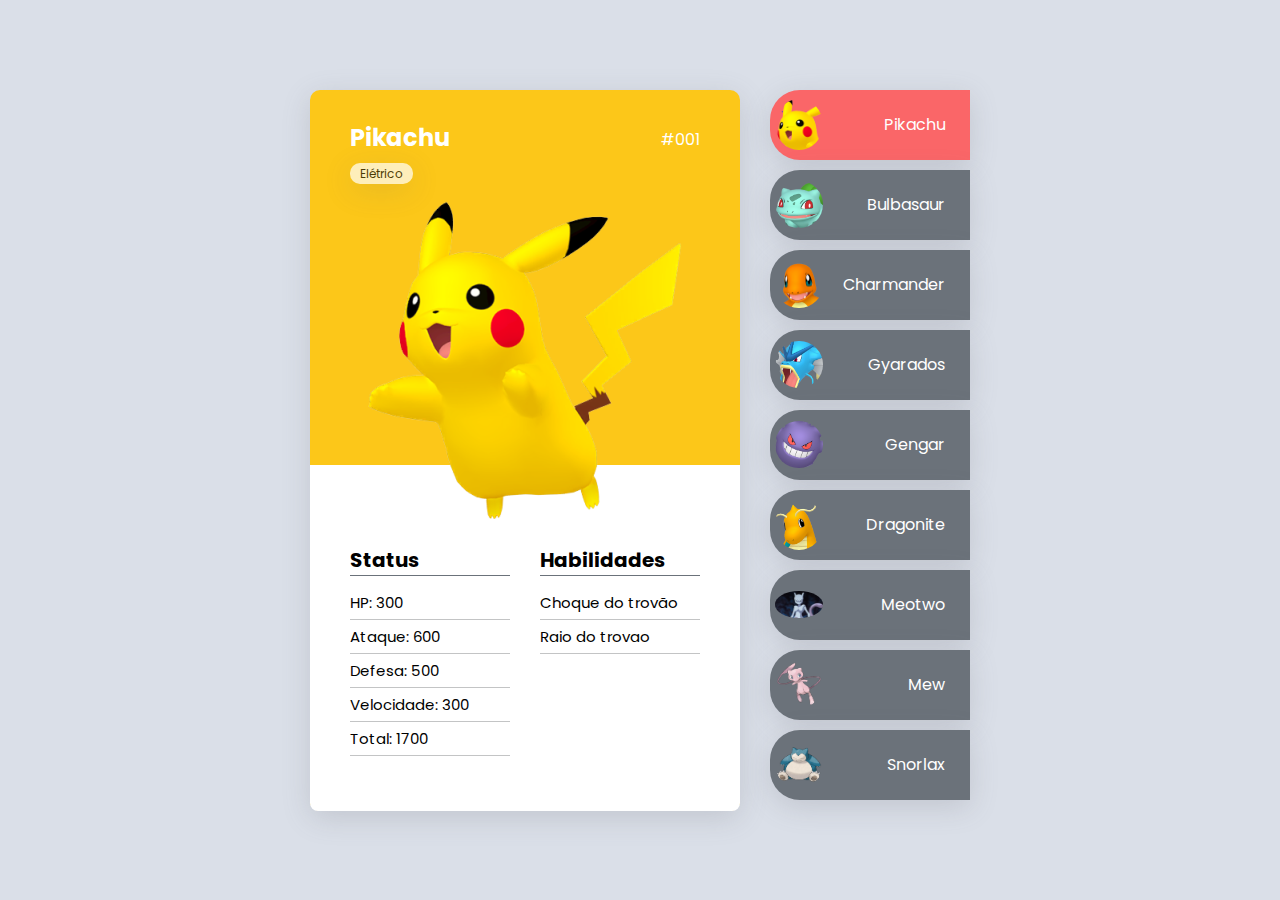
<file: index.html>
<!DOCTYPE html>
<html lang="pt-BR">
  <head>
    <meta charset="UTF-8" />
    <meta name="viewport" content="width=device-width, initial-scale=1.0" />
    <title>Pokédex - MapaDev Week</title>
    <link rel="stylesheet" href="src/css/reset.css">
    <link rel="stylesheet" href="src/css/global.css">
    <link rel="stylesheet" href="src/css/cartao.css">
    <link rel="stylesheet" href="src/css/listagem.css">
    <link rel="stylesheet" href="src/css/responsivo.css">

    <link rel="preconnect" href="https://fonts.googleapis.com">
    <link rel="preconnect" href="https://fonts.gstatic.com" crossorigin>
    <link href="https://fonts.googleapis.com/css2?family=Poppins:wght@300;500;800&display=swap" rel="stylesheet">
  </head>
  <body>
    
    <main>
      <div class="pokedex">
        <div class="cartoes-pokemon">
          <div class="cartao-pokemon tipo-eletrico aberto" id="cartao-pikachu">
            <div class="cartao-topo">
              <div class="detalhes">
                <h2 class="nome">Pikachu</h2>
                <span>#001</span>
              </div>

              <span class="tipo">Elétrico</span>

              <div class="cartao-imagem">
                <img src="src/imagens/pikachu.png" alt="pikachu" />
              </div>
            </div>

            <div class="cartao-informacoes">
              <div class="status">
                <h3>Status</h3>

                <ul>
                  <li>HP: 300</li>
                  <li>Ataque: 600</li>
                  <li>Defesa: 500</li>
                  <li>Velocidade: 300</li>
                  <li>Total: 1700</li>
                </ul>
              </div>

              <div class="habilidades">
                <h3>Habilidades</h3>

                <ul>
                  <li>Choque do trovão</li>
                  <li>Raio do trovao</li>
                </ul>
              </div>
            </div>
          </div>

          <div class="cartao-pokemon tipo-fogo" id="cartao-charmander">
            <div class="cartao-topo">
              <div class="detalhes">
                <h2 class="nome">Charmander</h2>
                <span>#003</span>
              </div>

              <span class="tipo">Fogo</span>

              <div class="cartao-imagem">
                <img src="src/imagens/charmander.png" alt="charmander" />
              </div>
            </div>

            <div class="cartao-informacoes">
              <div class="status">
                <h3>Status</h3>

                <ul>
                  <li>HP: 200</li>
                  <li>Ataque: 300</li>
                  <li>Defesa: 400</li>
                  <li>Velocidade: 320</li>
                  <li>Total: 1220</li>
                </ul>
              </div>

              <div class="habilidades">
                <h3>Habilidades</h3>

                <ul>
                  <li>Lança-chamas</li>
                  <li>Bola de fogo</li>
                </ul>
              </div>
            </div>
          </div>

          <div class="cartao-pokemon tipo-agua" id="cartao-gyarados">
            <div class="cartao-topo">
              <div class="detalhes">
                <h2 class="nome">Gyarados</h2>
                <span>#004</span>
              </div>

              <span class="tipo">Água</span>

              <div class="cartao-imagem">
                <img src="src/imagens/gyarados.png" alt="gyarados" />
              </div>
            </div>

            <div class="cartao-informacoes">
              <div class="status">
                <h3>Status</h3>

                <ul>
                  <li>HP: 300</li>
                  <li>Ataque: 600</li>
                  <li>Defesa: 500</li>
                  <li>Velocidade: 300</li>
                  <li>Total: 1700</li>
                </ul>
              </div>

              <div class="habilidades">
                <h3>Habilidades</h3>

                <ul>
                  <li>Jato d'Água</li>
                  <li>Hidro bomba</li>
                </ul>
              </div>
            </div>
          </div>

          <div class="cartao-pokemon tipo-trevas" id="cartao-gengar">
            <div class="cartao-topo">
              <div class="detalhes">
                <h2 class="nome">Gengar</h2>
                <span>#005</span>
              </div>

              <span class="tipo">Fantasma</span>

              <div class="cartao-imagem">
                <img src="src/imagens/gengar.png" alt="gengar" />
              </div>
            </div>

            <div class="cartao-informacoes">
              <div class="status">
                <h3>Status</h3>

                <ul>
                  <li>HP: 100</li>
                  <li>Ataque: 200</li>
                  <li>Defesa: 300</li>
                  <li>Velocidade: 400</li>
                  <li>Total: 1000</li>
                </ul>
              </div>

              <div class="habilidades">
                <h3>Habilidades</h3>

                <ul>
                  <li>Bola sombria</li>
                  <li>Confusao</li>
                </ul>
              </div>
            </div>
          </div>

          <div class="cartao-pokemon tipo-Lendario" id="cartao-meotwo">
            <div class="cartao-topo">
              <div class="detalhes">
                <h2 class="nome">Meotwo</h2>
                <span>#007</span>
              </div>

              <span class="tipo">Lendario</span>

              <div class="cartao-imagem">
                <img src="src/imagens/150.png" alt="Meotwo" />
              </div>
            </div>

            <div class="cartao-informacoes">
              <div class="status">
                <h3>Status</h3>

                <ul>
                  <li>HP: 500</li>
                  <li>Ataque: 1000</li>
                  <li>Defesa: 1000</li>
                  <li>Velocidade: 1000</li>
                  <li>Total: 3500</li>
                </ul>
              </div>

              <div class="habilidades">
                <h3>Habilidades</h3>

                <ul>
                  <li>Psicose</li>
                  <li>Confusao</li>
                </ul>
              </div>
            </div>
          </div>

          <div class="cartao-pokemon tipo-Lendario" id="cartao-mew">
            <div class="cartao-topo">
              <div class="detalhes">
                <h2 class="nome">Mew</h2>
                <span>#008</span>
              </div>

              <span class="tipo">Lendario</span>

              <div class="cartao-imagem">
                <img src="src/imagens/151.png" alt="Mew" />
              </div>
            </div>

            <div class="cartao-informacoes">
              <div class="status">
                <h3>Status</h3>

                <ul>
                  <li>HP: 500</li>
                  <li>Ataque: 1000</li>
                  <li>Defesa: 1000</li>
                  <li>Velocidade: 1000</li>
                  <li>Total: 3500</li>
                </ul>
              </div>

              <div class="habilidades">
                <h3>Habilidades</h3>

                <ul>
                  <li>Psicose</li>
                  <li>Confusao</li>
                </ul>
              </div>
            </div>
          </div>

          <div class="cartao-pokemon tipo-grama" id="cartao-bulbasaur">
            <div class="cartao-topo">
              <div class="detalhes">
                <h2 class="nome">Bulbasaur</h2>
                <span>#002</span>
              </div>

              <span class="tipo">Planta</span>

              <div class="cartao-imagem">
                <img src="src/imagens/bulbasaur.png" alt="bulbasaur" />
              </div>
            </div>

            <div class="cartao-informacoes">
              <div class="status">
                <h3>Status</h3>

                <ul>
                  <li>HP: 320</li>
                  <li>Ataque: 510</li>
                  <li>Defesa: 400</li>
                  <li>Velocidade: 200</li>
                  <li>Total: 1430</li>
                </ul>
              </div>

              <div class="habilidades">
                <h3>Habilidades</h3>

                <ul>
                  <li>Folha navalha</li>
                  <li>Chicote de cipo</li>
                </ul>
              </div>
            </div>
          </div>

          <div class="cartao-pokemon tipo-Aleatorio" id="cartao-snorlax">
            <div class="cartao-topo">
              <div class="detalhes">
                <h2 class="nome">Snorlax</h2>
                <span>#009</span>
              </div>

              <span class="tipo">Aleatorio</span>

              <div class="cartao-imagem">
                <img src="src/imagens/143.png" alt="Snorlax" />
              </div>
            </div>

            <div class="cartao-informacoes">
              <div class="status">
                <h3>Status</h3>

                <ul>
                  <li>HP: 320</li>
                  <li>Ataque: 510</li>
                  <li>Defesa: 400</li>
                  <li>Velocidade: 200</li>
                  <li>Total: 1430</li>
                </ul>
              </div>

              <div class="habilidades">
                <h3>Habilidades</h3>

                <ul>
                  <li>Dormir</li>
                  <li>Esmagar</li>
                </ul>
              </div>
            </div>
          </div>

          <div class="cartao-pokemon tipo-dragao" id="cartao-dragonite">
            <div class="cartao-topo">
              <div class="detalhes">
                <h2 class="nome">Dragonite</h2>
                <span>#006</span>
              </div>

              <span class="tipo">Dragão</span>

              <div class="cartao-imagem">
                <img src="src/imagens/dragonite.png" alt="dragonite" />
              </div>
            </div>

            <div class="cartao-informacoes">
              <div class="status">
                <h3>Status</h3>

                <ul>
                  <li>HP: 500</li>
                  <li>Ataque: 600</li>
                  <li>Defesa: 400</li>
                  <li>Velocidade: 400</li>
                  <li>Total: 1900</li>
                </ul>
              </div>

              <div class="habilidades">
                <h3>Habilidades</h3>

                <ul>
                  <li>Dança do dragão</li>
                  <li>Ataque aereo</li>
                </ul>
              </div>
            </div>
          </div>
        </div>

        <nav class="listagem">
          <ul>
            <li class="pokemon ativo" id="pikachu">
              <img src="src/imagens/cabeca-pikachu.png" alt="cabeça do pikachu" />
              <span>Pikachu</span>
            </li>
            <li class="pokemon" id="bulbasaur">
              <img src="src/imagens/cabeca-bulbasaur.png" alt="cabeça do bulbasaur" />
              <span>Bulbasaur</span>
            </li>
            <li class="pokemon" id="charmander">
              <img src="src/imagens/cabeca-charmander.png" alt="cabeça do charmander" />
              <span>Charmander</span>
            </li>
            <li class="pokemon" id="gyarados">
              <img src="src/imagens/cabeca-gyarados.png" alt="cabeça do gyarados" />
              <span>Gyarados</span>
            </li>
            <li class="pokemon" id="gengar">
              <img src="src/imagens/cabeca-gengar.png" alt="cabeça do gengar" />
              <span>Gengar</span>
            </li>
            <li class="pokemon" id="dragonite">
              <img src="src/imagens/cabeca-dragonite.png" alt="cabeça do dragonite" />
              <span>Dragonite</span>
            </li><li class="pokemon" id="meotwo">
              <img src="src/imagens/Mewtwo Pokémon Origins.jpg" alt="meotwo" />
              <span>Meotwo</span>
            </li>
          </li><li class="pokemon" id="mew">
            <img src="src/imagens/151.png" alt="mew" />
            <span>Mew</span>
          </li>
        </li><li class="pokemon" id="snorlax">
          <img src="src/imagens/143.png" alt="snorlax" />
          <span>Snorlax</span>
        </li>

          </ul>
        </nav>
      </div>
    </main>

    <script src="src/js/index.js"></script>
  </body>
</html>
</file>
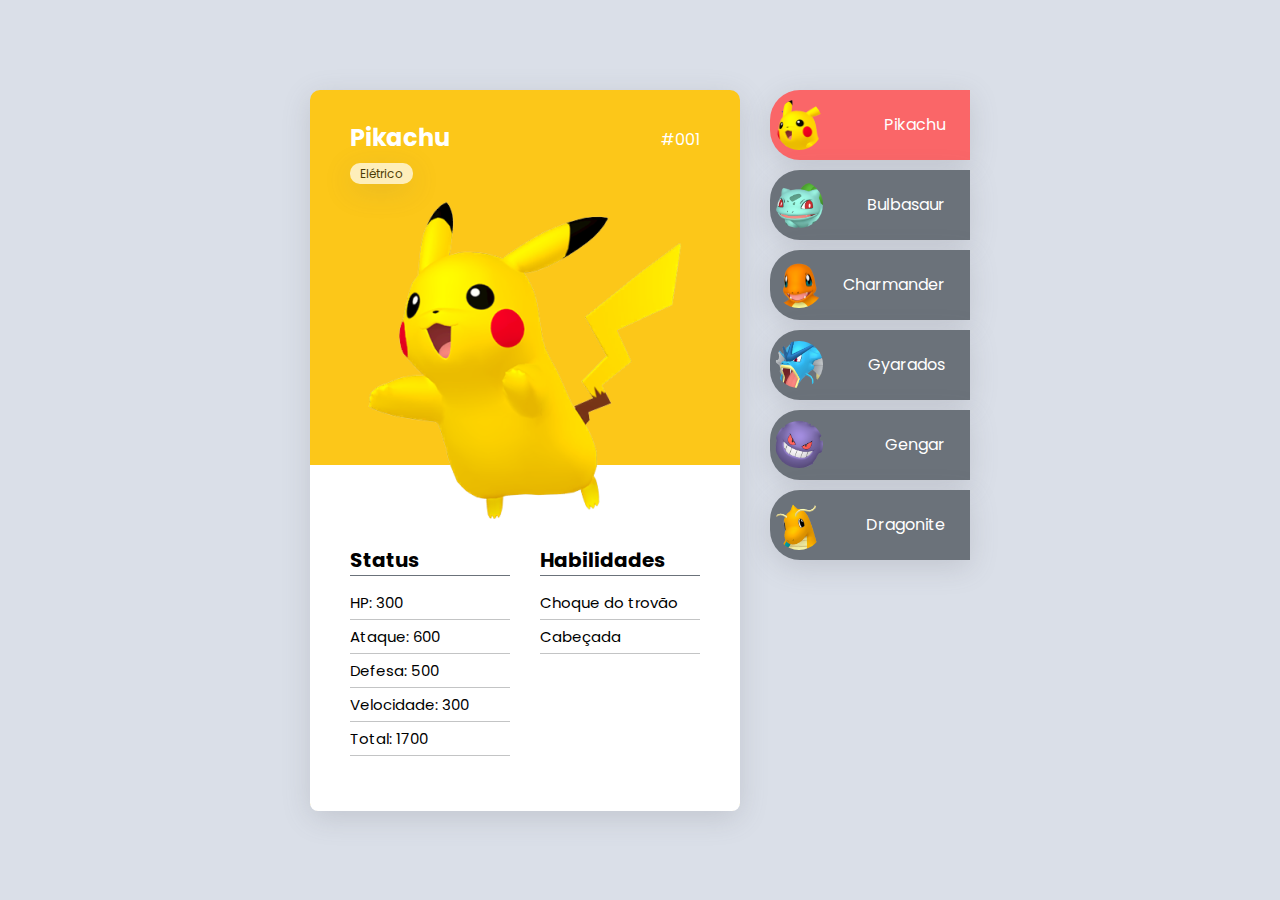
<file: pokedex.html>
<!DOCTYPE html>
<html lang="pt-BR">
  <head>
    <meta charset="UTF-8" />
    <meta name="viewport" content="width=device-width, initial-scale=1.0" />
    <title>Pokédex - MapaDev Week</title>
    <link rel="stylesheet" href="src/css/reset.css">
    <link rel="stylesheet" href="src/css/global.css">
    <link rel="stylesheet" href="src/css/cartao.css">
    <link rel="stylesheet" href="src/css/listagem.css">
    <link rel="stylesheet" href="src/css/responsivo.css">

    <link rel="preconnect" href="https://fonts.googleapis.com">
    <link rel="preconnect" href="https://fonts.gstatic.com" crossorigin>
    <link href="https://fonts.googleapis.com/css2?family=Poppins:wght@300;500;800&display=swap" rel="stylesheet">
  </head>
  <body>
    
    <main>
      <div class="pokedex">
        <div class="cartoes-pokemon">
          <div class="cartao-pokemon tipo-eletrico aberto" id="cartao-pikachu">
            <div class="cartao-topo">
              <div class="detalhes">
                <h2 class="nome">Pikachu</h2>
                <span>#001</span>
              </div>

              <span class="tipo">Elétrico</span>

              <div class="cartao-imagem">
                <img src="src/imagens/pikachu.png" alt="pikachu" />
              </div>
            </div>

            <div class="cartao-informacoes">
              <div class="status">
                <h3>Status</h3>

                <ul>
                  <li>HP: 300</li>
                  <li>Ataque: 600</li>
                  <li>Defesa: 500</li>
                  <li>Velocidade: 300</li>
                  <li>Total: 1700</li>
                </ul>
              </div>

              <div class="habilidades">
                <h3>Habilidades</h3>

                <ul>
                  <li>Choque do trovão</li>
                  <li>Cabeçada</li>
                </ul>
              </div>
            </div>
          </div>

          <div class="cartao-pokemon tipo-fogo" id="cartao-charmander">
            <div class="cartao-topo">
              <div class="detalhes">
                <h2 class="nome">Charmander</h2>
                <span>#003</span>
              </div>

              <span class="tipo">Fogo</span>

              <div class="cartao-imagem">
                <img src="src/imagens/charmander.png" alt="charmander" />
              </div>
            </div>

            <div class="cartao-informacoes">
              <div class="status">
                <h3>Status</h3>

                <ul>
                  <li>HP: 200</li>
                  <li>Ataque: 300</li>
                  <li>Defesa: 400</li>
                  <li>Velocidade: 320</li>
                  <li>Total: 1220</li>
                </ul>
              </div>

              <div class="habilidades">
                <h3>Habilidades</h3>

                <ul>
                  <li>Lança-chamas</li>
                  <li>Cabeçada</li>
                </ul>
              </div>
            </div>
          </div>

          <div class="cartao-pokemon tipo-agua" id="cartao-gyarados">
            <div class="cartao-topo">
              <div class="detalhes">
                <h2 class="nome">Gyarados</h2>
                <span>#004</span>
              </div>

              <span class="tipo">Água</span>

              <div class="cartao-imagem">
                <img src="src/imagens/gyarados.png" alt="gyarados" />
              </div>
            </div>

            <div class="cartao-informacoes">
              <div class="status">
                <h3>Status</h3>

                <ul>
                  <li>HP: 300</li>
                  <li>Ataque: 600</li>
                  <li>Defesa: 500</li>
                  <li>Velocidade: 300</li>
                  <li>Total: 1700</li>
                </ul>
              </div>

              <div class="habilidades">
                <h3>Habilidades</h3>

                <ul>
                  <li>Jato d'Água</li>
                  <li>Hidro bomba</li>
                </ul>
              </div>
            </div>
          </div>

          <div class="cartao-pokemon tipo-trevas" id="cartao-gengar">
            <div class="cartao-topo">
              <div class="detalhes">
                <h2 class="nome">Gengar</h2>
                <span>#005</span>
              </div>

              <span class="tipo">Fantasma</span>

              <div class="cartao-imagem">
                <img src="src/imagens/gengar.png" alt="gengar" />
              </div>
            </div>

            <div class="cartao-informacoes">
              <div class="status">
                <h3>Status</h3>

                <ul>
                  <li>HP: 100</li>
                  <li>Ataque: 200</li>
                  <li>Defesa: 300</li>
                  <li>Velocidade: 400</li>
                  <li>Total: 1000</li>
                </ul>
              </div>

              <div class="habilidades">
                <h3>Habilidades</h3>

                <ul>
                  <li>Bola sombria</li>
                  <li>Lambida</li>
                </ul>
              </div>
            </div>
          </div>

          <div class="cartao-pokemon tipo-grama" id="cartao-bulbasaur">
            <div class="cartao-topo">
              <div class="detalhes">
                <h2 class="nome">Bulbasaur</h2>
                <span>#002</span>
              </div>

              <span class="tipo">Planta</span>

              <div class="cartao-imagem">
                <img src="src/imagens/bulbasaur.png" alt="bulbasaur" />
              </div>
            </div>

            <div class="cartao-informacoes">
              <div class="status">
                <h3>Status</h3>

                <ul>
                  <li>HP: 320</li>
                  <li>Ataque: 510</li>
                  <li>Defesa: 400</li>
                  <li>Velocidade: 200</li>
                  <li>Total: 1430</li>
                </ul>
              </div>

              <div class="habilidades">
                <h3>Habilidades</h3>

                <ul>
                  <li>Folha navalha</li>
                  <li>Raio solar</li>
                </ul>
              </div>
            </div>
          </div>

          <div class="cartao-pokemon tipo-dragao" id="cartao-dragonite">
            <div class="cartao-topo">
              <div class="detalhes">
                <h2 class="nome">Dragonite</h2>
                <span>#006</span>
              </div>

              <span class="tipo">Dragão</span>

              <div class="cartao-imagem">
                <img src="src/imagens/dragonite.png" alt="dragonite" />
              </div>
            </div>

            <div class="cartao-informacoes">
              <div class="status">
                <h3>Status</h3>

                <ul>
                  <li>HP: 500</li>
                  <li>Ataque: 600</li>
                  <li>Defesa: 400</li>
                  <li>Velocidade: 400</li>
                  <li>Total: 1900</li>
                </ul>
              </div>

              <div class="habilidades">
                <h3>Habilidades</h3>

                <ul>
                  <li>Dança do dragão</li>
                  <li>Velocidade extrema</li>
                </ul>
              </div>
            </div>
          </div>
        </div>

        <nav class="listagem">
          <ul>
            <li class="pokemon ativo" id="pikachu">
              <img src="src/imagens/cabeca-pikachu.png" alt="cabeça do pikachu" />
              <span>Pikachu</span>
            </li>
            <li class="pokemon" id="bulbasaur">
              <img src="src/imagens/cabeca-bulbasaur.png" alt="cabeça do bulbasaur" />
              <span>Bulbasaur</span>
            </li>
            <li class="pokemon" id="charmander">
              <img src="src/imagens/cabeca-charmander.png" alt="cabeça do charmander" />
              <span>Charmander</span>
            </li>
            <li class="pokemon" id="gyarados">
              <img src="src/imagens/cabeca-gyarados.png" alt="cabeça do gyarados" />
              <span>Gyarados</span>
            </li>
            <li class="pokemon" id="gengar">
              <img src="src/imagens/cabeca-gengar.png" alt="cabeça do gengar" />
              <span>Gengar</span>
            </li>
            <li class="pokemon" id="dragonite">
              <img src="src/imagens/cabeca-dragonite.png" alt="cabeça do dragonite" />
              <span>Dragonite</span>
            </li>
          </ul>
        </nav>
      </div>
    </main>

    <script src="src/js/index.js"></script>
  </body>
</html>
</file>
<file: src/css/global.css>
body {
  font-family: 'Poppins', sans-serif;
}

main {
  min-height: 100vh;
  display: flex;
  align-items: center;
  justify-content: center;
  background-color: #DADFE8;
}

.pokedex {
  display: flex;
  gap: 30px;
  padding: 30px 0;
}
</file>
<file: src/css/cartao.css>
.cartao-pokemon {
  display: none;
  box-shadow: rgba(100, 100, 111, 0.2) 0px 7px 29px 0px;
  border-radius: 10px;
}

.cartao-pokemon .cartao-topo {
  padding: 30px 40px 0;
}

.cartao-pokemon .nome {
  margin-bottom: 5px;
}

.cartao-pokemon .tipo {
  font-size: 12px;
  background-color: #ffffff;
  opacity: 0.7;
  border-radius: 10px;
  padding: 2px 10px;
  box-shadow: rgba(100, 100, 111, 0.2) 0px 7px 29px 0px;
}

.cartao-pokemon .detalhes {
  color: #ffffff;
  display: flex;
  justify-content: space-between;
  align-items: center;
}

.cartao-pokemon .cartao-imagem {
  width: 350px;
  height: 350px;
}

.cartao-pokemon img {
  max-height: 100%;
}

.cartao-pokemon .cartao-informacoes {
  display: flex;
  justify-content: space-between;
  background-color: #ffffff;
  padding: 80px 30px 50px;
  margin-top: -70px;
  border-bottom-left-radius: 8px;
  border-bottom-right-radius: 8px;
}

.cartao-pokemon .cartao-informacoes h3 {
  font-size: 20px;
  margin-bottom: 15px;
  border-bottom: 1px solid #6b727a;
}

.cartao-pokemon .cartao-informacoes .status,
.cartao-pokemon .cartao-informacoes .habilidades {
  padding: 0 10px;
  width: 180px;
}

.cartao-pokemon .cartao-informacoes .habilidades ul li,
.cartao-pokemon .cartao-informacoes .status ul li {
  border-bottom: 1px solid #c3c4c5;
  padding: 0 0 5px;
  margin-bottom: 5px;
  font-size: 15px;
}

.cartao-pokemon.aberto {
  display: block;
}

.tipo-fogo {
  background-color: #d81f22;
}

.tipo-eletrico {
  background-color: #fcc719;
}

.tipo-agua {
  background-color: #2a8fe7;
}

.tipo-grama {
  background-color: #077732;
}

.tipo-trevas {
  background-color: #9a1cb1;
}

.tipo-dragao {
  background-color: #422825;
}

.tipo-Lendario {
  background-color: #242322;
}
</file>
<file: src/css/listagem.css>
.listagem {
  max-width: 200px;
}

.listagem .pokemon {
  display: flex;
  align-items: center;
  justify-content: space-between;
  margin-bottom: 10px;
  background-color: #6B727A;
  color: #FFFFFF;
  padding: 0 5px;
  cursor: pointer;
  border-top-left-radius: 30px;
  border-bottom-left-radius: 30px;
  min-height: 70px;
  box-shadow: rgba(100, 100, 111, 0.2) 0px 7px 29px 0px;
  transition: 0.15s ease-in-out;
}

.listagem .pokemon:hover {
  transform: scale(1.05);
}

.listagem .pokemon img {
  width: 25%;
  border-radius: 50%;
}

.listagem .pokemon span {
  padding-right: 20px;
}

.listagem .pokemon.ativo {
  background-color: #FA6668;
}
</file>
<file: src/css/responsivo.css>
@media (max-width: 750px) {
  body {
      font-size: 12px;
  }

  .pokedex {
      flex-direction: column;
      padding: 30px 0;
  }

  .cartao-pokemon {
      max-width: 300px;
  }

  .cartao-pokemon .cartao-imagem {
      width: 200px;
      height: 200px;
  }

  .cartao-pokemon .cartao-informacoes {
      padding: 60px 30px 30px;
      margin-top: -50px;
  }

  .cartao-pokemon .cartao-informacoes .informacoes {
      display: flex;
      justify-content: space-between;
      padding: 0;
  }

  .cartao-pokemon .cartao-informacoes h3 {
      font-size: 16px;
  }

  .listagem {
      max-width: 300px;
  }

  .listagem ul {
      display: flex;
      gap: 8px;
      flex-wrap: wrap;
      justify-content: space-between;
  }

  .listagem .pokemon {
      width: 140px;
      border-top-left-radius: 0;
      border-bottom-left-radius: 0;
      margin-bottom: 0;
      border-radius: 8px;
  }

  .listagem .pokemon span {
      padding-right: 5px;
  }

}
</file>
